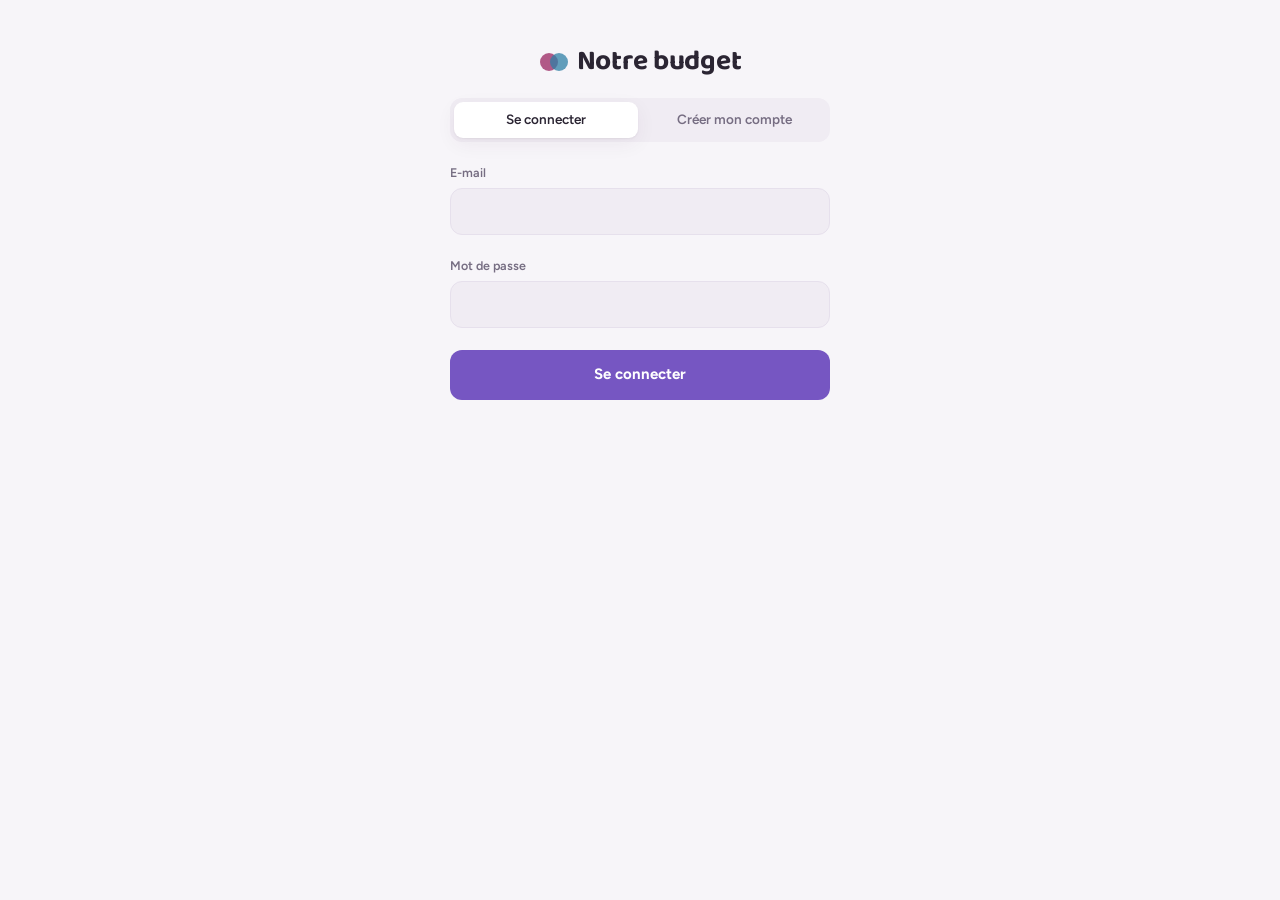
<file: index.html>
<!doctype html>
<html lang="fr" data-space="commun">
<head>
<meta charset="utf-8">
<meta name="viewport" content="width=device-width,initial-scale=1,viewport-fit=cover">
<meta name="theme-color" content="#F7F5F9" media="(prefers-color-scheme: light)">
<meta name="theme-color" content="#17141B" media="(prefers-color-scheme: dark)">
<meta name="apple-mobile-web-app-capable" content="yes">
<meta name="mobile-web-app-capable" content="yes">
<meta name="apple-mobile-web-app-status-bar-style" content="default">
<meta name="apple-mobile-web-app-title" content="Notre budget">
<meta name="robots" content="noindex">
<title>Notre budget</title>
<link rel="manifest" href="manifest.webmanifest">
<link rel="icon" href="icons/icon.svg" type="image/svg+xml">
<link rel="apple-touch-icon" href="icons/apple-touch-icon.png">
<link rel="preconnect" href="https://fonts.googleapis.com">
<link rel="preconnect" href="https://fonts.gstatic.com" crossorigin>
<link rel="stylesheet" href="https://fonts.googleapis.com/css2?family=Baloo+2:wght@600;700&family=Figtree:wght@400;500;600;700&display=swap">
<link rel="stylesheet" href="app/style.css">
</head>
<body>
<div class="wrap">
  <form class="login" id="login" novalidate>
    <div class="brand"><svg width="30" height="22" viewBox="0 0 30 22" aria-hidden="true"><circle cx="10" cy="11" r="9" fill="var(--c-a)" opacity=".9"/><circle cx="20" cy="11" r="9" fill="var(--c-b)" opacity=".75"/></svg> Notre budget</div>
    <div class="seg" role="tablist" aria-label="Mode">
      <label><input type="radio" name="mode" value="in" checked><span>Se connecter</span></label>
      <label><input type="radio" name="mode" value="up"><span>Créer mon compte</span></label>
    </div>
    <label class="field"><span>E-mail</span><input id="email" type="email" autocomplete="email" inputmode="email" required></label>
    <label class="field"><span>Mot de passe</span><input id="password" type="password" autocomplete="current-password" required></label>
    <button class="btn" type="submit" id="submit" style="padding:14px">Se connecter</button>
    <p class="err" id="err" aria-live="polite"></p>
    <div class="banner" id="wait" hidden><b>Compte créé.</b> Il reste à le relier à votre budget : Noah s’en occupe une fois, depuis Supabase (étape 5 du guide). Ensuite, reconnectez-vous ici.</div>
  </form>
</div>
<script src="config.js"></script>
<script src="app/supabase.js"></script>
<script src="app/qrcode.js"></script>
<script src="app/login.js"></script>
<script>
/* Mises à jour : dès qu'une nouvelle version est en ligne, l'appli la récupère et se recharge toute seule
   (en attendant la fin d'une saisie en cours). La vérification se fait à l'ouverture et à chaque retour sur l'appli. */
if ('serviceWorker' in navigator) {
  const had = !!navigator.serviceWorker.controller; let done = false;
  navigator.serviceWorker.addEventListener('controllerchange', () => {
    if (!had || done) return; done = true;
    const go = () => document.querySelector('#sheet-root .overlay') ? setTimeout(go, 1500) : location.reload();
    go();
  });
  navigator.serviceWorker.register('sw.js', { updateViaCache: 'none' }).then(reg => {
    reg.update().catch(() => {});
    document.addEventListener('visibilitychange', () => { if (!document.hidden) reg.update().catch(() => {}); });
  }).catch(() => {});
}
</script>
</body>
</html>
</file>
<file: app/style.css>
/* Notre budget — une colonne façon app sur téléphone, centrée sur ordinateur.
   Chaque espace (Noah / Elle / Commun) a sa propre couleur d'accent. */
:root{
  --bg:#F7F5F9; --surface:#FFFFFF; --sunk:#F0ECF3; --ink:#2B2533; --muted:#766D82; --line:#E6E0EC;
  --in:#3B8A6B; --out:#CF5C55; --out-soft:#FBE9E7;
  --c-a:#A8487A; --c-b:#2F7FA6; --c-commun:#7656C2;
  --accent:var(--c-commun); --accent-soft:#EEE8F8; --on-accent:#FFFFFF;
  --shadow:0 1px 2px rgba(60,30,70,.06),0 6px 20px rgba(60,30,70,.06);
  --f-display:"Baloo 2","Trebuchet MS",system-ui,sans-serif;
  --f-body:"Figtree",system-ui,-apple-system,"Segoe UI",sans-serif;
  --r:18px;
  color-scheme:light;
}
:root[data-space="a"]{--accent:var(--c-a);--accent-soft:#F6E7EF}
:root[data-space="b"]{--accent:var(--c-b);--accent-soft:#E4F0F7}
@media (prefers-color-scheme: dark){
  :root{
    --bg:#17141B; --surface:#221E28; --sunk:#1C1921; --ink:#F2EDF6; --muted:#A79DB3; --line:#352F3E;
    --in:#6CC6A2; --out:#F08B82; --out-soft:#3A2321;
    --c-a:#E583B1; --c-b:#6DB6DE; --c-commun:#A88CF0;
    --accent-soft:#2E2640; --on-accent:#1A1320;
    --shadow:0 1px 2px rgba(0,0,0,.3),0 6px 20px rgba(0,0,0,.25);
    color-scheme:dark;
  }
  :root[data-space="a"]{--accent-soft:#3B2633}
  :root[data-space="b"]{--accent-soft:#1F3140}
}

*{box-sizing:border-box}
html,body{background:var(--bg);margin:0}
body{color:var(--ink);font-family:var(--f-body);font-size:15px;line-height:1.45;-webkit-font-smoothing:antialiased;padding-top:env(safe-area-inset-top,0px)}
button,input,select{font:inherit;color:inherit}
button{cursor:pointer}
a{color:inherit}
:focus-visible{outline:2px solid var(--accent);outline-offset:2px;border-radius:8px}
.num{font-variant-numeric:tabular-nums}
[hidden]{display:none!important}

.wrap{max-width:560px;margin:0 auto;padding-left:max(16px,env(safe-area-inset-left,0px));padding-right:max(16px,env(safe-area-inset-right,0px));padding-block:0 120px}

header{padding-block:14px 10px;display:flex;flex-direction:column;gap:12px}
.top{display:flex;align-items:center;gap:10px}
.brand{display:flex;align-items:center;gap:8px;font-family:var(--f-display);font-weight:700;font-size:22px;letter-spacing:-.01em;line-height:1}
.top .sp{flex:1}
.iconbtn{width:38px;height:38px;border-radius:12px;border:1px solid var(--line);background:var(--surface);display:grid;place-items:center}
.iconbtn svg{width:18px;height:18px;stroke:var(--ink)}

/* Navigation entre les trois espaces */
.spaces{display:grid;grid-template-columns:repeat(2,1fr);gap:8px;min-height:44px}
.spaces a{display:flex;align-items:center;justify-content:center;gap:7px;text-decoration:none;padding:10px 6px;border-radius:14px;border:1.5px solid var(--line);background:var(--surface);font-weight:700;font-size:14px;min-width:0}
.spaces a span{white-space:nowrap;overflow:hidden;text-overflow:ellipsis}
.spaces a i{width:10px;height:10px;border-radius:50%;flex:none}
.spaces a[data-sp="a"] i{background:var(--c-a)}
.spaces a[data-sp="b"] i{background:var(--c-b)}
.spaces a[data-sp="commun"] i{background:linear-gradient(90deg,var(--c-a) 50%,var(--c-b) 50%)}
.spaces a[aria-current="page"]{border-color:var(--accent);background:var(--accent-soft);color:var(--ink)}

.monthbar{display:flex;align-items:center;justify-content:space-between;gap:8px}
.month{font-family:var(--f-display);font-weight:600;font-size:18px;text-transform:capitalize}
.month small{display:block;font-family:var(--f-body);font-size:12px;color:var(--muted);font-weight:500;text-transform:none;margin-top:-2px}
.arrows{display:flex;gap:6px}
.tabs{display:grid;grid-template-columns:repeat(4,1fr);gap:4px;background:var(--sunk);padding:4px;border-radius:14px}
.tabs button{border:0;background:transparent;padding:8px 4px;border-radius:10px;font-weight:600;font-size:13.5px;color:var(--muted)}
.tabs button[aria-selected="true"]{background:var(--surface);color:var(--ink);box-shadow:var(--shadow)}

main{display:flex;flex-direction:column;gap:14px;padding-top:6px}
.card{background:var(--surface);border-radius:var(--r);padding:18px;box-shadow:var(--shadow)}
.card h2{font-size:13px;font-weight:600;text-transform:uppercase;letter-spacing:.06em;color:var(--muted);margin:0 0 12px;display:flex;justify-content:space-between;align-items:center;gap:8px}
.card h2 .link{border:0;background:none;color:var(--accent);font-size:13px;font-weight:600;text-transform:none;letter-spacing:0;padding:0}

.banner{border-radius:14px;padding:12px 14px;font-size:13.5px;background:var(--accent-soft);color:var(--ink)}
.banner b{color:var(--accent)}
.banner.warn{background:var(--out-soft)}
.banner.warn b{color:var(--out)}

.hero{display:flex;flex-direction:column;gap:14px}
.hero .label{font-size:13px;color:var(--muted);font-weight:500}
.hero .big{font-family:var(--f-display);font-weight:700;font-size:44px;line-height:1;letter-spacing:-.02em}
.hero .big.neg{color:var(--out)}
.stats{display:grid;grid-template-columns:repeat(3,1fr);gap:8px}
.stat{background:var(--sunk);border-radius:12px;padding:10px}
.stat span{display:block;font-size:12px;color:var(--muted)}
.stat b{font-size:15px;font-weight:700}
.stat.in b{color:var(--in)} .stat.out b{color:var(--out)} .stat.sav b{color:var(--accent)}
.gauge{height:10px;border-radius:99px;background:var(--sunk);overflow:hidden;display:flex}
.gauge i{display:block;height:100%}
.gnote{font-size:12.5px;color:var(--muted);margin-top:-6px}

.donutrow{display:flex;gap:18px;align-items:center;flex-wrap:wrap;justify-content:center}
.donutrow svg{flex:none;width:150px;height:150px}
.legend{flex:1;min-width:190px;display:flex;flex-direction:column;gap:7px;margin:0;padding:0;list-style:none}
.legend li{display:flex;align-items:center;gap:8px;font-size:13.5px}
.legend b{white-space:nowrap}
.legend .dot{width:10px;height:10px;border-radius:4px;flex:none}
.legend .nm{flex:1;min-width:0}
.legend .pc{color:var(--muted);font-size:12px;width:36px;text-align:right}
.donut-total{font-family:var(--f-display);font-weight:700;fill:var(--ink)}
.donut-sub{fill:var(--muted);font-size:11px;font-family:var(--f-body)}

.split{display:flex;flex-direction:column;gap:12px}
.split .bar{height:28px;border-radius:10px;overflow:hidden;display:flex;background:var(--sunk)}
.split .bar i{display:flex;align-items:center;padding:0 10px;font-style:normal;font-size:12px;font-weight:700;color:var(--on-accent);white-space:nowrap;overflow:hidden}
.people{display:grid;grid-template-columns:1fr 1fr;gap:8px}
.person{border:1px solid var(--line);border-radius:12px;padding:10px;font-size:13px;display:flex;flex-direction:column;gap:2px;min-width:0}
.person .who{font-weight:700;display:flex;align-items:center;gap:6px;font-size:14px}
.person .who i{width:10px;height:10px;border-radius:50%;display:block}
.person span{color:var(--muted)}
.person b{color:var(--ink)}

.list{display:flex;flex-direction:column}
.group-t{font-size:12px;font-weight:600;color:var(--muted);margin:10px 0 2px;display:flex;justify-content:space-between}
.group-t:first-child{margin-top:0}
.row{display:flex;align-items:center;gap:12px;padding:10px 0;border:0;border-bottom:1px solid var(--line);background:none;text-align:left;width:100%}
.row:last-child{border-bottom:0}
.ico{width:36px;height:36px;border-radius:11px;display:grid;place-items:center;flex:none;font-weight:700;font-size:13px}
.row .mid{flex:1;min-width:0;display:flex;flex-direction:column}
.row .t{font-weight:600;white-space:nowrap;overflow:hidden;text-overflow:ellipsis}
.row .s{font-size:12.5px;color:var(--muted);display:flex;gap:6px;flex-wrap:wrap;align-items:center}
.chip{font-size:11px;font-weight:600;padding:1px 7px;border-radius:99px;background:var(--sunk);color:var(--muted)}
.chip.a{background:color-mix(in srgb,var(--c-a) 18%,transparent);color:var(--c-a)}
.chip.b{background:color-mix(in srgb,var(--c-b) 18%,transparent);color:var(--c-b)}
.amt{font-weight:700;white-space:nowrap}
.amt.in{color:var(--in)}
.empty{text-align:center;color:var(--muted);padding:18px 8px;font-size:14px;display:flex;flex-direction:column;align-items:center;gap:10px}

.goal{display:flex;flex-direction:column;gap:10px}
.goal+.goal{border-top:1px solid var(--line);padding-top:16px;margin-top:16px}
.goal .gh{display:flex;align-items:center;gap:12px}
.goal .gh .mid{flex:1;min-width:0}
.goal .gt{font-family:var(--f-display);font-weight:600;font-size:19px;line-height:1.1;background:none;border:0;padding:0;text-align:left}
.goal .gs{font-size:12.5px;color:var(--muted)}
.ring{flex:none}
.ring text{font-family:var(--f-display);font-weight:700;fill:var(--ink)}
.progress{height:12px;border-radius:99px;background:var(--sunk);overflow:hidden}
.progress i{display:block;height:100%;border-radius:99px}
.goal .need{font-size:13px;color:var(--muted)}
.goal .need b{color:var(--ink)}
.btn{border:0;border-radius:12px;padding:10px 16px;font-weight:700;background:var(--accent);color:var(--on-accent)}
.btn.ghost{background:var(--accent-soft);color:var(--accent)}
.btn.small{padding:7px 12px;font-size:13px;border-radius:10px}
.btn.danger{background:var(--out-soft);color:var(--out)}

.chart svg{width:100%;height:auto;display:block}
.chart .ax{fill:var(--muted);font-size:10px;font-family:var(--f-body)}
.chart .grid{stroke:var(--line);stroke-width:1}
.keys{display:flex;gap:14px;font-size:12.5px;color:var(--muted);margin-top:8px;flex-wrap:wrap}
.keys span{display:flex;align-items:center;gap:6px}
.keys i{width:10px;height:10px;border-radius:3px;display:block}
.kpis{display:grid;grid-template-columns:repeat(2,1fr);gap:8px}

.fab{position:fixed;right:max(20px,calc(env(safe-area-inset-right,0px) + 16px));bottom:calc(20px + env(safe-area-inset-bottom,0px));width:58px;height:58px;border-radius:20px;border:0;background:var(--accent);color:var(--on-accent);box-shadow:0 8px 24px rgba(40,20,50,.28);display:grid;place-items:center;z-index:6}
.fab svg{width:26px;height:26px;stroke:currentColor}
@media (min-width:640px){.fab{right:calc(50% - 280px + 4px)}}

.overlay{position:fixed;inset:0;background:rgba(20,10,25,.4);z-index:20;display:flex;align-items:flex-end;justify-content:center}
.sheet{background:var(--surface);width:100%;max-width:560px;border-radius:24px 24px 0 0;padding:10px max(18px,env(safe-area-inset-right,0px)) calc(22px + env(safe-area-inset-bottom,0px)) max(18px,env(safe-area-inset-left,0px));max-height:92%;overflow:auto;animation:up .22s ease-out}
@media (min-width:640px){.overlay{align-items:center}.sheet{border-radius:24px;max-height:86%}}
@keyframes up{from{transform:translateY(30px);opacity:.6}to{transform:none;opacity:1}}
@media (prefers-reduced-motion:reduce){.sheet{animation:none}}
.grab{width:40px;height:5px;border-radius:9px;background:var(--line);margin:0 auto 12px}
.sheet h3{font-family:var(--f-display);font-weight:700;font-size:22px;margin:0 0 14px}
form{display:flex;flex-direction:column;gap:14px}
.field{display:flex;flex-direction:column;gap:6px;min-width:0}
.field>span{font-size:12.5px;font-weight:600;color:var(--muted)}
.field input,.field select{border:1px solid var(--line);background:var(--sunk);border-radius:12px;padding:11px 12px;width:100%;min-width:0;font-size:16px}
.field input.amount{font-family:var(--f-display);font-weight:700;font-size:26px;padding:8px 12px}
.seg{display:flex;gap:4px;background:var(--sunk);padding:4px;border-radius:12px}
.seg label{flex:1;position:relative;min-width:0}
.seg input{position:absolute;opacity:0;inset:0}
.seg span{display:block;text-align:center;padding:8px 6px;border-radius:9px;font-weight:600;font-size:13.5px;color:var(--muted);white-space:nowrap;overflow:hidden;text-overflow:ellipsis}
.seg input:checked+span{background:var(--surface);color:var(--ink);box-shadow:var(--shadow)}
.seg input:focus-visible+span{outline:2px solid var(--accent)}
.cats{display:flex;flex-wrap:wrap;gap:6px}
.cats label{position:relative}
.cats input{position:absolute;opacity:0;inset:0}
.cats span{display:inline-flex;align-items:center;gap:6px;border:1px solid var(--line);border-radius:99px;padding:6px 11px;font-size:13px;font-weight:500}
.cats span i{width:8px;height:8px;border-radius:50%}
.cats input:checked+span{border-color:var(--accent);background:var(--accent-soft);font-weight:700}
.cats input:focus-visible+span{outline:2px solid var(--accent)}
.two{display:grid;grid-template-columns:1fr 1fr;gap:10px}
.actions{display:flex;gap:8px;justify-content:space-between;align-items:center;margin-top:4px}
.actions .r{display:flex;gap:8px;margin-left:auto}
.hint{font-size:12.5px;color:var(--muted);margin:-6px 0 0}

.toast{position:fixed;left:50%;bottom:calc(92px + env(safe-area-inset-bottom,0px));transform:translateX(-50%);background:var(--ink);color:var(--bg);padding:10px 16px;border-radius:12px;font-size:13.5px;font-weight:600;z-index:30;max-width:calc(100% - 32px)}
.sync{font-size:12px;color:var(--muted);display:flex;align-items:center;gap:6px}
.sync i{width:7px;height:7px;border-radius:50%;background:var(--in)}
.sync.off i{background:var(--out)}

/* Livrets */
.acc{display:flex;flex-direction:column;gap:8px}
.acc+.acc{border-top:1px solid var(--line);padding-top:16px;margin-top:16px}
.acc-h{display:flex;align-items:baseline;justify-content:space-between;gap:10px}
.acc-name{background:none;border:0;padding:0;font-family:var(--f-display);font-weight:600;font-size:19px;display:flex;align-items:center;gap:8px;text-align:left;min-width:0}
.acc-name .chip{font-family:var(--f-body)}
.acc-bal{font-family:var(--f-display);font-size:22px;white-space:nowrap}
.progress.thin{height:6px}
.acc-meta{display:flex;justify-content:space-between;gap:8px;flex-wrap:wrap;font-size:12.5px;color:var(--muted)}
.acc-meta b{color:var(--ink)}
.acc-note{font-size:12.5px;color:var(--muted)}
.list.mv .row{padding:7px 0}
.list.mv .t{font-weight:500;font-size:14px}
.link.more{border:0;background:none;color:var(--accent);font-weight:600;font-size:13px;padding:0;align-self:flex-start}
.acc-act{display:flex;gap:8px}

.mood{font-size:13px;font-weight:600;color:var(--in);margin-top:-6px}
.mood.bad{color:var(--out)}
.delchoice{display:flex;flex-direction:column;gap:8px;padding:12px;border-radius:14px;background:var(--sunk)}
.choices{display:flex;flex-direction:column;gap:8px}
.choice{display:flex;flex-direction:column;align-items:flex-start;gap:1px;text-align:left;border:1px solid var(--line);background:var(--surface);border-radius:14px;padding:12px 14px;cursor:pointer}
.choice b{font-size:14.5px}
.choice span{font-size:12.5px;color:var(--muted)}
.choice:hover{border-color:var(--accent)}
.toast{display:flex;align-items:center;gap:12px}
.toast .undo{border:0;background:none;color:var(--accent);font-weight:700;padding:0;filter:brightness(1.4)}

/* Connexion */
.login{max-width:380px;margin:0 auto;min-height:100vh;min-height:100dvh;display:flex;flex-direction:column;justify-content:center;gap:22px;padding-block:32px}
.login .brand{font-size:28px;justify-content:center}
.login p.sub{text-align:center;color:var(--muted);margin:-12px 0 0}
.who-pick{display:grid;grid-template-columns:1fr 1fr;gap:10px}
.who-pick label{position:relative}
.who-pick input{position:absolute;opacity:0;inset:0}
.who-pick span{display:flex;flex-direction:column;align-items:center;gap:8px;padding:18px 10px;border:1.5px solid var(--line);border-radius:18px;background:var(--surface);font-weight:700;font-size:16px;cursor:pointer}
.who-pick span i{width:34px;height:34px;border-radius:50%;display:block}
.who-pick input:checked+span{border-color:var(--accent);background:var(--accent-soft)}
.who-pick input:focus-visible+span{outline:2px solid var(--accent)}
.code-input{text-align:center;letter-spacing:.4em;font-family:var(--f-display);font-weight:700;font-size:28px!important}
.err{color:var(--out);font-size:13.5px;text-align:center;min-height:1.2em;margin:0}
.me{font-size:13px;font-weight:600;color:var(--muted)}

.share{max-width:380px;margin:0 auto 32px;display:flex;gap:16px;align-items:center;background:var(--surface);border-radius:var(--r);padding:16px;box-shadow:var(--shadow)}
.qr{flex:none;background:#fff;padding:8px;border-radius:12px;line-height:0}
.qr img,.qr canvas{display:block;width:132px;height:132px}
.share-txt{display:flex;flex-direction:column;gap:4px;min-width:0;font-size:13px}
.share-txt span{color:var(--muted)}
.share-txt ul{margin:4px 0 0;padding:0;list-style:none;display:flex;flex-direction:column;gap:2px}
.share-txt li{font-family:ui-monospace,Menlo,monospace;font-size:12.5px;word-break:break-all;user-select:all}
@media (max-width:420px){.share{flex-direction:column;align-items:flex-start}}
.login{min-height:auto;padding-block:48px 24px}
.choice .urls{font-family:ui-monospace,Menlo,monospace;color:var(--ink);word-break:break-all;user-select:all;margin-top:2px}
.qr svg{display:block;width:132px;height:132px}
.share-sheet{display:flex;flex-direction:column;align-items:center;gap:14px}
.share-sheet .field{width:100%}
.qr.big{padding:12px;border-radius:16px}
.qr.big svg{width:220px;height:220px;max-width:70vw;max-height:70vw}
.addr{display:block;font-family:ui-monospace,Menlo,monospace;font-size:13.5px;background:var(--sunk);border-radius:10px;padding:9px 12px;word-break:break-all;user-select:all}

/* Participations aux achats communs */
.row .parts{margin-top:4px}
.row .parts .ok{color:var(--in);font-weight:600}
.row .parts .over{color:var(--out);font-weight:600}
.part-total{display:flex;justify-content:space-between;align-items:baseline;gap:12px;padding:12px 14px;border-radius:12px;background:var(--sunk);font-size:14px;color:var(--muted)}
.part-total b{font-size:22px;color:var(--ink)}
.quick{display:flex;flex-wrap:wrap;gap:8px}
.common-box{border-radius:12px;padding:12px 14px;display:grid;grid-template-columns:1fr auto;align-items:baseline;gap:2px 12px;background:var(--sunk)}
.common-box .who{font-weight:700;display:flex;align-items:center;gap:6px;font-size:14px}
.common-box .who i{width:10px;height:10px;border-radius:50%;display:block;background:linear-gradient(90deg,var(--c-a) 50%,var(--c-b) 50%)}
.common-box b{font-size:20px;grid-row:span 2;align-self:center}
.common-box span{font-size:12.5px;color:var(--muted)}
a.btn{text-decoration:none;display:inline-flex;align-items:center}

/* ---------- Nouveautés : entre nous, activité, recherche, récap ---------- */
.chip.link{background:var(--accent-soft);color:var(--accent)}
.dl{font-size:11.5px;font-weight:700;margin-left:4px;white-space:nowrap}
.dl.up{color:var(--out)} .dl.down{color:var(--in)}
.stat .dl{display:block;margin:2px 0 0;font-size:11.5px;color:var(--muted)}
.stat .dl.up{color:var(--out)} .stat .dl.down{color:var(--in)}
.stat.in .dl.up{color:var(--in)} .stat.in .dl.down{color:var(--out)}
.stat.sav .dl.up{color:var(--in)} .stat.sav .dl.down{color:var(--out)}
.cmp{margin-top:14px;padding-top:12px;border-top:1px solid var(--line);font-size:13px;color:var(--muted)}
.cmp.up b{color:var(--out)} .cmp.down b{color:var(--in)}
.owe-row{display:flex;align-items:center;justify-content:space-between;gap:12px;flex-wrap:wrap}
.owe-who{display:flex;align-items:center;gap:7px;font-weight:600;font-size:14px;color:var(--muted)}
.owe-who i{width:10px;height:10px;border-radius:50%;display:block}
.owe .big{font-family:var(--f-display);font-weight:700;font-size:34px;line-height:1.1;margin-top:2px;letter-spacing:-.01em}
.owe-t{font-family:var(--f-display);font-weight:700;font-size:22px;color:var(--in)}
.owe-s{font-size:13px;color:var(--muted)}
.barwrap{position:relative}
.barwrap .target{position:absolute;top:-4px;bottom:-4px;width:3px;margin-left:-1.5px;border-radius:2px;background:var(--ink);box-shadow:0 0 0 2px var(--surface)}
.person .tot{margin-top:4px;padding-top:6px;border-top:1px dashed var(--line);color:var(--ink)}
.feed{display:flex;flex-direction:column}
.ev{display:flex;gap:10px;padding:9px 0;border-bottom:1px solid var(--line);font-size:13.5px;line-height:1.4}
.ev:last-child{border-bottom:0}
.ev>i{width:8px;height:8px;border-radius:50%;flex:none;margin-top:6px}
.ev span{display:block;font-size:12px;color:var(--muted)}
.ev.new{position:relative}
.ev.new>div::after{content:'nouveau';margin-left:6px;font-size:10.5px;font-weight:700;text-transform:uppercase;letter-spacing:.04em;color:var(--accent);background:var(--accent-soft);padding:1px 6px;border-radius:99px;vertical-align:1px}
.spaces a{position:relative}
.badge{position:absolute;top:-6px;right:-4px;min-width:20px;height:20px;padding:0 6px;border-radius:99px;background:var(--out);color:#fff;font-size:11.5px;font-weight:700;display:grid;place-items:center;box-shadow:0 0 0 2px var(--bg)}
.btn.wide{width:100%;padding:13px}
.search{display:flex;flex-direction:column;gap:12px}
.searchbar{display:flex;align-items:center;gap:8px;border:1px solid var(--line);background:var(--sunk);border-radius:12px;padding:0 10px 0 12px}
.searchbar svg{width:18px;height:18px;stroke:var(--muted);flex:none}
.searchbar input{flex:1;min-width:0;border:0;background:none;padding:11px 0;font-size:16px;outline:none;color:var(--ink)}
.searchbar .link{border:0;background:none;color:var(--accent);font-weight:600;font-size:13px;padding:6px 0}
.filters{display:flex;flex-direction:column;gap:10px}
.filters .cats{max-height:92px;overflow:auto}
.res-sum{display:flex;flex-wrap:wrap;gap:6px 16px;font-size:13px;color:var(--muted);margin-bottom:6px}
.res-sum b{color:var(--ink)}
body[data-view="recherche"] .monthbar{display:none}
.recap-top{display:flex;justify-content:space-between;align-items:flex-start;gap:12px;margin-bottom:12px}
.recap-top .link{border:0;background:none;color:var(--accent);font-weight:600;font-size:13px;padding:0}
.recap-m{font-family:var(--f-display);font-weight:700;font-size:26px;text-transform:capitalize}
.rtable{width:100%;border-collapse:collapse;font-size:13.5px}
.rtable th{font-size:11.5px;font-weight:600;color:var(--muted);text-align:right;padding:0 0 6px;text-transform:uppercase;letter-spacing:.04em}
.rtable th:first-child,.rtable td:first-child{text-align:left}
.rtable td{padding:7px 0;border-top:1px solid var(--line);text-align:right;white-space:nowrap}
.rtable td:first-child{white-space:normal}
.rtable .dot{display:inline-block;width:9px;height:9px;border-radius:3px;margin-right:7px;vertical-align:0}
.rtable .muted{color:var(--muted)} .rtable .up{color:var(--out);font-weight:600} .rtable .down{color:var(--in);font-weight:600}
.recap-act{display:flex;gap:8px;flex-wrap:wrap}
.recap-act .btn{flex:1;padding:13px}
@media print{
  :root,:root[data-space]{--bg:#fff;--surface:#fff;--sunk:#F3F0F5;--ink:#222;--muted:#666;--line:#ddd;--shadow:none}
  body{background:#fff;-webkit-print-color-adjust:exact;print-color-adjust:exact}
  header,.fab,#toast-root,#sheet-root,.no-print{display:none!important}
  .card{box-shadow:none;border:1px solid #ddd;break-inside:avoid}
  .row{pointer-events:none}
}

.brand{white-space:nowrap}
.stat.rest .dl.up{color:var(--in)} .stat.rest .dl.down{color:var(--out)}
.stat.rest.neg b{color:var(--out)}
/* Écran étroit : quand tout est synchronisé, le point vert suffit */
@media (max-width:430px){.sync:not(.off) span{display:none}.brand{font-size:20px}}
.sync{white-space:nowrap}
</file>
